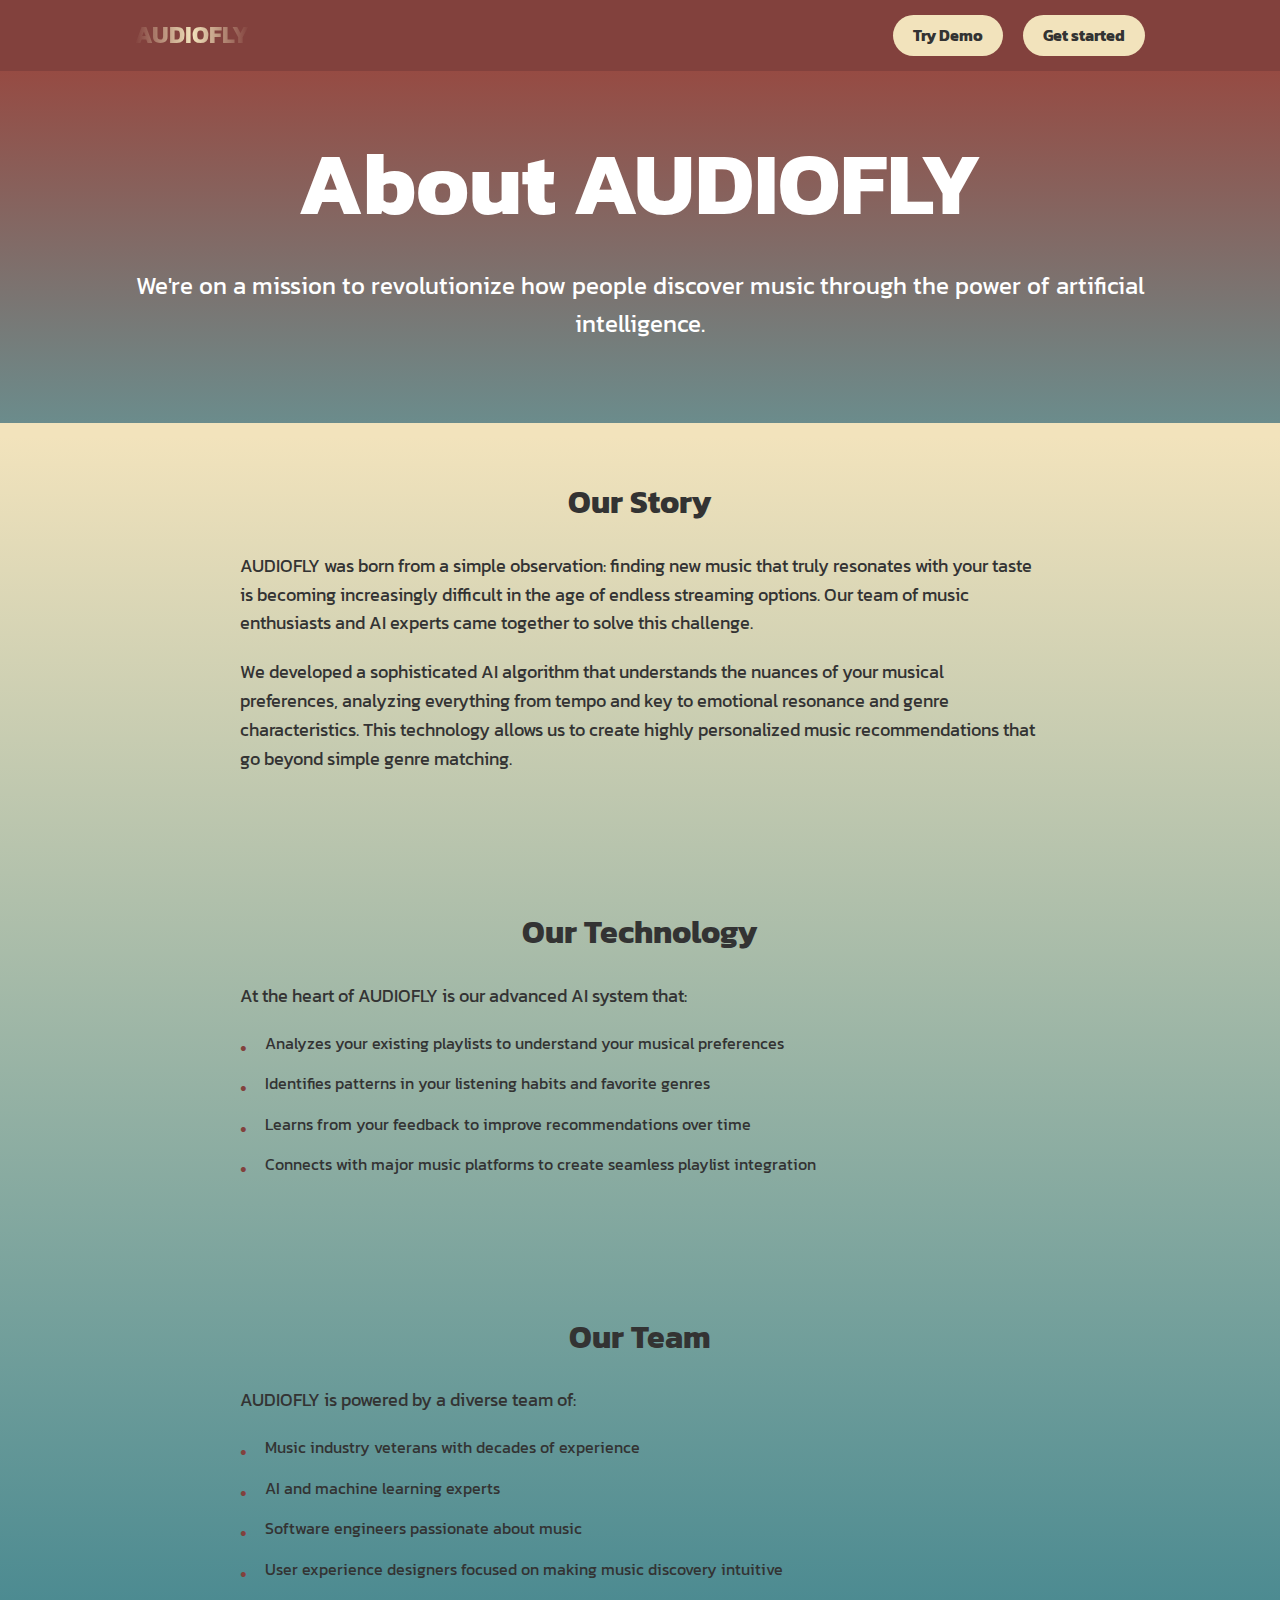
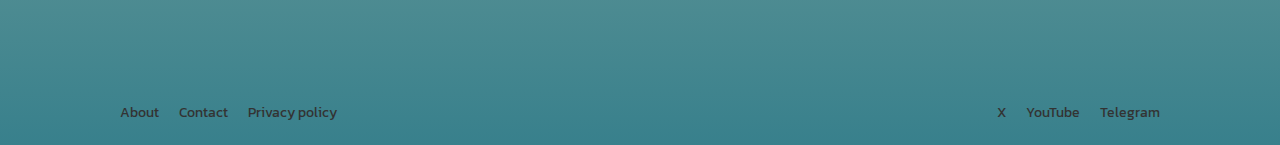
<file: about.html>
<!DOCTYPE html>
<html lang="en">
<head>
    <meta charset="UTF-8">
    <meta name="viewport" content="width=device-width, initial-scale=1.0">
    <meta name="description" content="Learn about AUDIOFLY's mission to revolutionize music discovery through AI. Meet our team of music industry veterans and AI experts who are transforming how people find new music.">
    <meta name="keywords" content="AUDIOFLY about, music discovery AI, music technology, AI music recommendations, music industry technology">
    <meta name="author" content="AUDIOFLY">
    <meta name="robots" content="index, follow">
    <meta property="og:title" content="About AUDIOFLY - AI-Powered Music Discovery">
    <meta property="og:description" content="Discover how AUDIOFLY is revolutionizing music discovery through artificial intelligence. Learn about our technology and team.">
    <meta property="og:type" content="website">
    <title>About AUDIOFLY - AI-Powered Music Discovery | Our Story & Technology</title>
    <link rel="stylesheet" href="css/base.css">
    <link rel="stylesheet" href="css/layout.css">
    <link rel="stylesheet" href="css/components.css">
    <link rel="stylesheet" href="css/pages/about.css">
</head>
<body>
    <header role="banner">
        <div class="container">
            <div class="header-content">
                <a href="index.html" class="logo" aria-label="AUDIOFLY Home">AUDIOFLY</a>
                <button class="mobile-menu-btn" aria-label="Toggle mobile menu">
                    <span class="hamburger"></span>
                </button>
                <nav class="mobile-menu" role="navigation">
                    <button class="demo-btn">Try Demo</button>
                    <a href="#registration" class="get-started-btn">Get started</a>
                </nav>
            </div>
        </div>
    </header>

    <main role="main">
        <section class="about-hero" aria-labelledby="about-heading">
            <div class="container">
                <h1 id="about-heading">About AUDIOFLY</h1>
                <div class="about-content">
                    <div class="about-text">
                        <p class="lead">We're on a mission to revolutionize how people discover music through the power of artificial intelligence.</p>
                    </div>
                </div>
            </div>
        </section>

        <section class="our-story" aria-labelledby="story-heading">
            <div class="container">
                <h2 id="story-heading">Our Story</h2>
                <div class="story-content">
                    <div class="story-text">
                        <p>AUDIOFLY was born from a simple observation: finding new music that truly resonates with your taste is becoming increasingly difficult in the age of endless streaming options. Our team of music enthusiasts and AI experts came together to solve this challenge.</p>
                        <p>We developed a sophisticated AI algorithm that understands the nuances of your musical preferences, analyzing everything from tempo and key to emotional resonance and genre characteristics. This technology allows us to create highly personalized music recommendations that go beyond simple genre matching.</p>
                    </div>
                </div>
            </div>
        </section>

        <section class="technology" aria-labelledby="tech-heading">
            <div class="container">
                <h2 id="tech-heading">Our Technology</h2>
                <div class="tech-content">
                    <div class="tech-text">
                        <p>At the heart of AUDIOFLY is our advanced AI system that:</p>
                        <ul>
                            <li>Analyzes your existing playlists to understand your musical preferences</li>
                            <li>Identifies patterns in your listening habits and favorite genres</li>
                            <li>Learns from your feedback to improve recommendations over time</li>
                            <li>Connects with major music platforms to create seamless playlist integration</li>
                        </ul>
                    </div>
                </div>
            </div>
        </section>

        <section class="team" aria-labelledby="team-heading">
            <div class="container">
                <h2 id="team-heading">Our Team</h2>
                <div class="team-content">
                    <div class="team-text">
                        <p>AUDIOFLY is powered by a diverse team of:</p>
                        <ul>
                            <li>Music industry veterans with decades of experience</li>
                            <li>AI and machine learning experts</li>
                            <li>Software engineers passionate about music</li>
                            <li>User experience designers focused on making music discovery intuitive</li>
                        </ul>
                    </div>
                </div>
            </div>
        </section>
    </main>

    <footer role="contentinfo">
        <div class="container">
            <div class="footer-content">
                <nav class="footer-links" aria-label="Footer navigation">
                    <a href="about.html">About</a>
                    <a href="contact.html">Contact</a>
                    <a href="privacy.html">Privacy policy</a>
                </nav>
                <div class="social-links" aria-label="Social media links">
                    <a href="#" aria-label="Follow us on X">X</a>
                    <a href="#" aria-label="Follow us on YouTube">YouTube</a>
                    <a href="#" aria-label="Follow us on Telegram">Telegram</a>
                </div>
            </div>
        </div>
    </footer>

    <div class="popup-overlay" id="registration" role="dialog" aria-labelledby="registration-heading">
        <div class="popup-content">
            <a href="#" class="close-popup" aria-label="Close registration form">&times;</a>
            <h2 id="registration-heading">Create Your Account</h2>
            <form class="registration-form" aria-label="Registration form">
                <div class="form-group">
                    <label for="reg-name">Full Name</label>
                    <input type="text" id="reg-name" name="name" required>
                </div>
                <div class="form-group">
                    <label for="reg-email">Email</label>
                    <input type="email" id="reg-email" name="email" required>
                </div>
                <div class="form-group">
                    <label for="reg-password">Password</label>
                    <input type="password" id="reg-password" name="password" required>
                </div>
                <div class="form-group">
                    <label for="reg-confirm-password">Confirm Password</label>
                    <input type="password" id="reg-confirm-password" name="confirm-password" required>
                </div>
                <button type="submit" class="submit-btn">Create Account</button>
            </form>
            <p class="login-link">Already have an account? <a href="#" id="loginLink">Log in</a></p>
        </div>
    </div>

    <script>
        document.querySelector('.mobile-menu-btn').addEventListener('click', function() {
            this.classList.toggle('active');
            document.querySelector('.mobile-menu').classList.toggle('active');
        });
    </script>
</body>
</html>
</file>
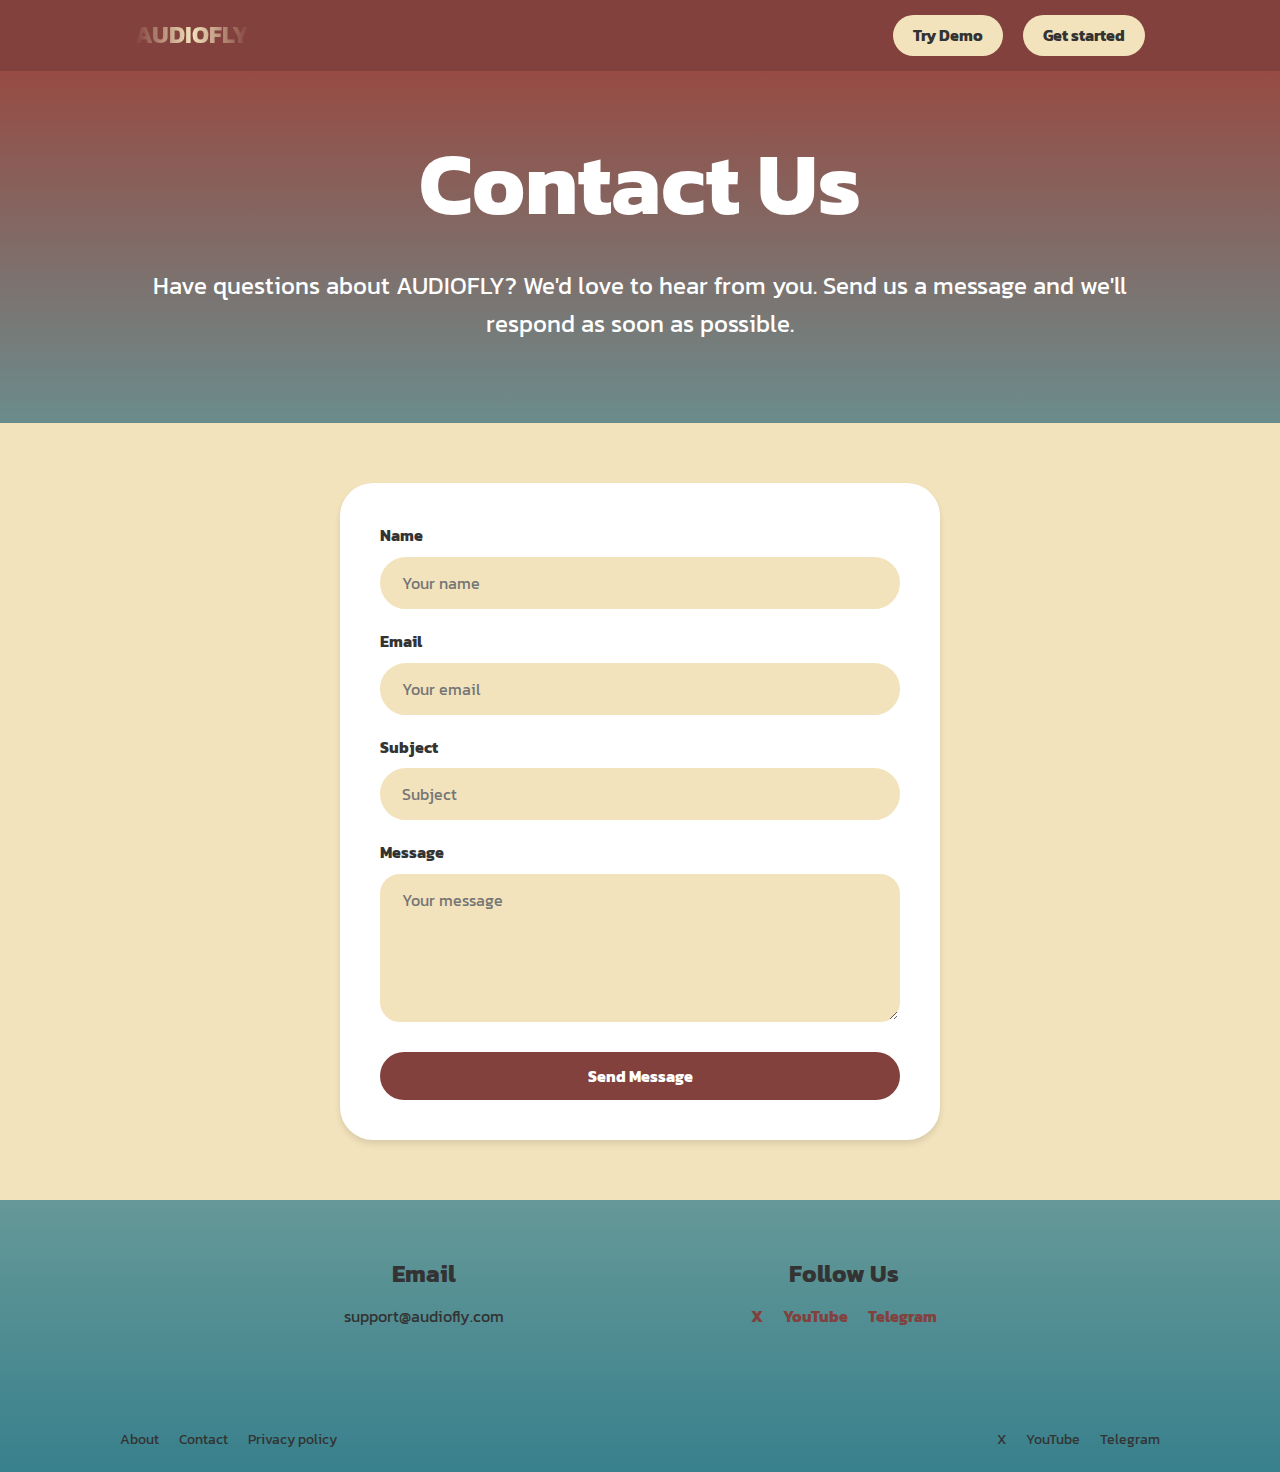
<file: contact.html>
<!DOCTYPE html>
<html lang="en">
<head>
    <meta charset="UTF-8">
    <meta name="viewport" content="width=device-width, initial-scale=1.0">
    <meta name="description" content="Contact AUDIOFLY for support, questions, or feedback about our AI-powered music discovery platform. Get in touch with our team for personalized assistance.">
    <meta name="keywords" content="AUDIOFLY contact, music discovery support, AI music help, contact AUDIOFLY, music platform support">
    <meta name="author" content="AUDIOFLY">
    <meta name="robots" content="index, follow">
    <meta property="og:title" content="Contact AUDIOFLY - Get Support for AI Music Discovery">
    <meta property="og:description" content="Have questions about AUDIOFLY? Contact our support team for assistance with our AI-powered music discovery platform.">
    <meta property="og:type" content="website">
    <title>Contact AUDIOFLY - Get Support for AI Music Discovery Platform</title>
    <link rel="stylesheet" href="css/base.css">
    <link rel="stylesheet" href="css/layout.css">
    <link rel="stylesheet" href="css/components.css">
    <link rel="stylesheet" href="css/pages/contact.css">
</head>
<body>
    <header role="banner">
        <div class="container">
            <div class="header-content">
                <a href="index.html" class="logo" aria-label="AUDIOFLY Home">AUDIOFLY</a>
                <button class="mobile-menu-btn" aria-label="Toggle mobile menu">
                    <span class="hamburger"></span>
                </button>
                <nav class="mobile-menu" role="navigation">
                    <button class="demo-btn">Try Demo</button>
                    <a href="#registration" class="get-started-btn">Get started</a>
                </nav>
            </div>
        </div>
    </header>

    <main role="main">
        <section class="contact-hero" aria-labelledby="contact-heading">
            <div class="container">
                <h1 id="contact-heading">Contact Us</h1>
                <div class="contact-content">
                    <div class="contact-text">
                        <p class="lead">Have questions about AUDIOFLY? We'd love to hear from you. Send us a message and we'll respond as soon as possible.</p>
                    </div>
                </div>
            </div>
        </section>

        <section class="contact-form-section" aria-labelledby="form-heading">
            <div class="container">
                <div class="contact-form-container">
                    <form class="contact-form" aria-label="Contact form">
                        <div class="form-group">
                            <label for="name">Name</label>
                            <input type="text" id="name" name="name" placeholder="Your name" required aria-required="true">
                        </div>
                        <div class="form-group">
                            <label for="email">Email</label>
                            <input type="email" id="email" name="email" placeholder="Your email" required aria-required="true">
                        </div>
                        <div class="form-group">
                            <label for="subject">Subject</label>
                            <input type="text" id="subject" name="subject" placeholder="Subject" required aria-required="true">
                        </div>
                        <div class="form-group">
                            <label for="message">Message</label>
                            <textarea id="message" name="message" placeholder="Your message" rows="5" required aria-required="true"></textarea>
                        </div>
                        <button type="submit" class="submit-btn">Send Message</button>
                    </form>
                </div>
            </div>
        </section>

        <section class="contact-info" aria-labelledby="info-heading">
            <div class="container">
                <div class="info-container">
                    <div class="info-item">
                        <h3 id="info-heading">Email</h3>
                        <p><a href="mailto:support@audiofly.com">support@audiofly.com</a></p>
                    </div>
                    <div class="info-item">
                        <h3>Follow Us</h3>
                        <div class="social-icons" aria-label="Social media links">
                            <a href="#" class="social-icon" aria-label="Follow us on X">X</a>
                            <a href="#" class="social-icon" aria-label="Follow us on YouTube">YouTube</a>
                            <a href="#" class="social-icon" aria-label="Follow us on Telegram">Telegram</a>
                        </div>
                    </div>
                </div>
            </div>
        </section>
    </main>

    <footer role="contentinfo">
        <div class="container">
            <div class="footer-content">
                <nav class="footer-links" aria-label="Footer navigation">
                    <a href="about.html">About</a>
                    <a href="contact.html">Contact</a>
                    <a href="privacy.html">Privacy policy</a>
                </nav>
                <div class="social-links" aria-label="Social media links">
                    <a href="#" aria-label="Follow us on X">X</a>
                    <a href="#" aria-label="Follow us on YouTube">YouTube</a>
                    <a href="#" aria-label="Follow us on Telegram">Telegram</a>
                </div>
            </div>
        </div>
    </footer>

    <div class="popup-overlay" id="registration" role="dialog" aria-labelledby="registration-heading">
        <div class="popup-content">
            <a href="#" class="close-popup" aria-label="Close registration form">&times;</a>
            <h2 id="registration-heading">Create Your Account</h2>
            <form class="registration-form" aria-label="Registration form">
                <div class="form-group">
                    <label for="reg-name">Full Name</label>
                    <input type="text" id="reg-name" name="name" required aria-required="true">
                </div>
                <div class="form-group">
                    <label for="reg-email">Email</label>
                    <input type="email" id="reg-email" name="email" required aria-required="true">
                </div>
                <div class="form-group">
                    <label for="reg-password">Password</label>
                    <input type="password" id="reg-password" name="password" required aria-required="true">
                </div>
                <div class="form-group">
                    <label for="reg-confirm-password">Confirm Password</label>
                    <input type="password" id="reg-confirm-password" name="confirm-password" required aria-required="true">
                </div>
                <button type="submit" class="submit-btn">Create Account</button>
            </form>
            <p class="login-link">Already have an account? <a href="#" id="loginLink">Log in</a></p>
        </div>
    </div>

    <script>
        document.querySelector('.mobile-menu-btn').addEventListener('click', function() {
            this.classList.toggle('active');
            document.querySelector('.mobile-menu').classList.toggle('active');
        });
    </script>
</body>
</html>
</file>
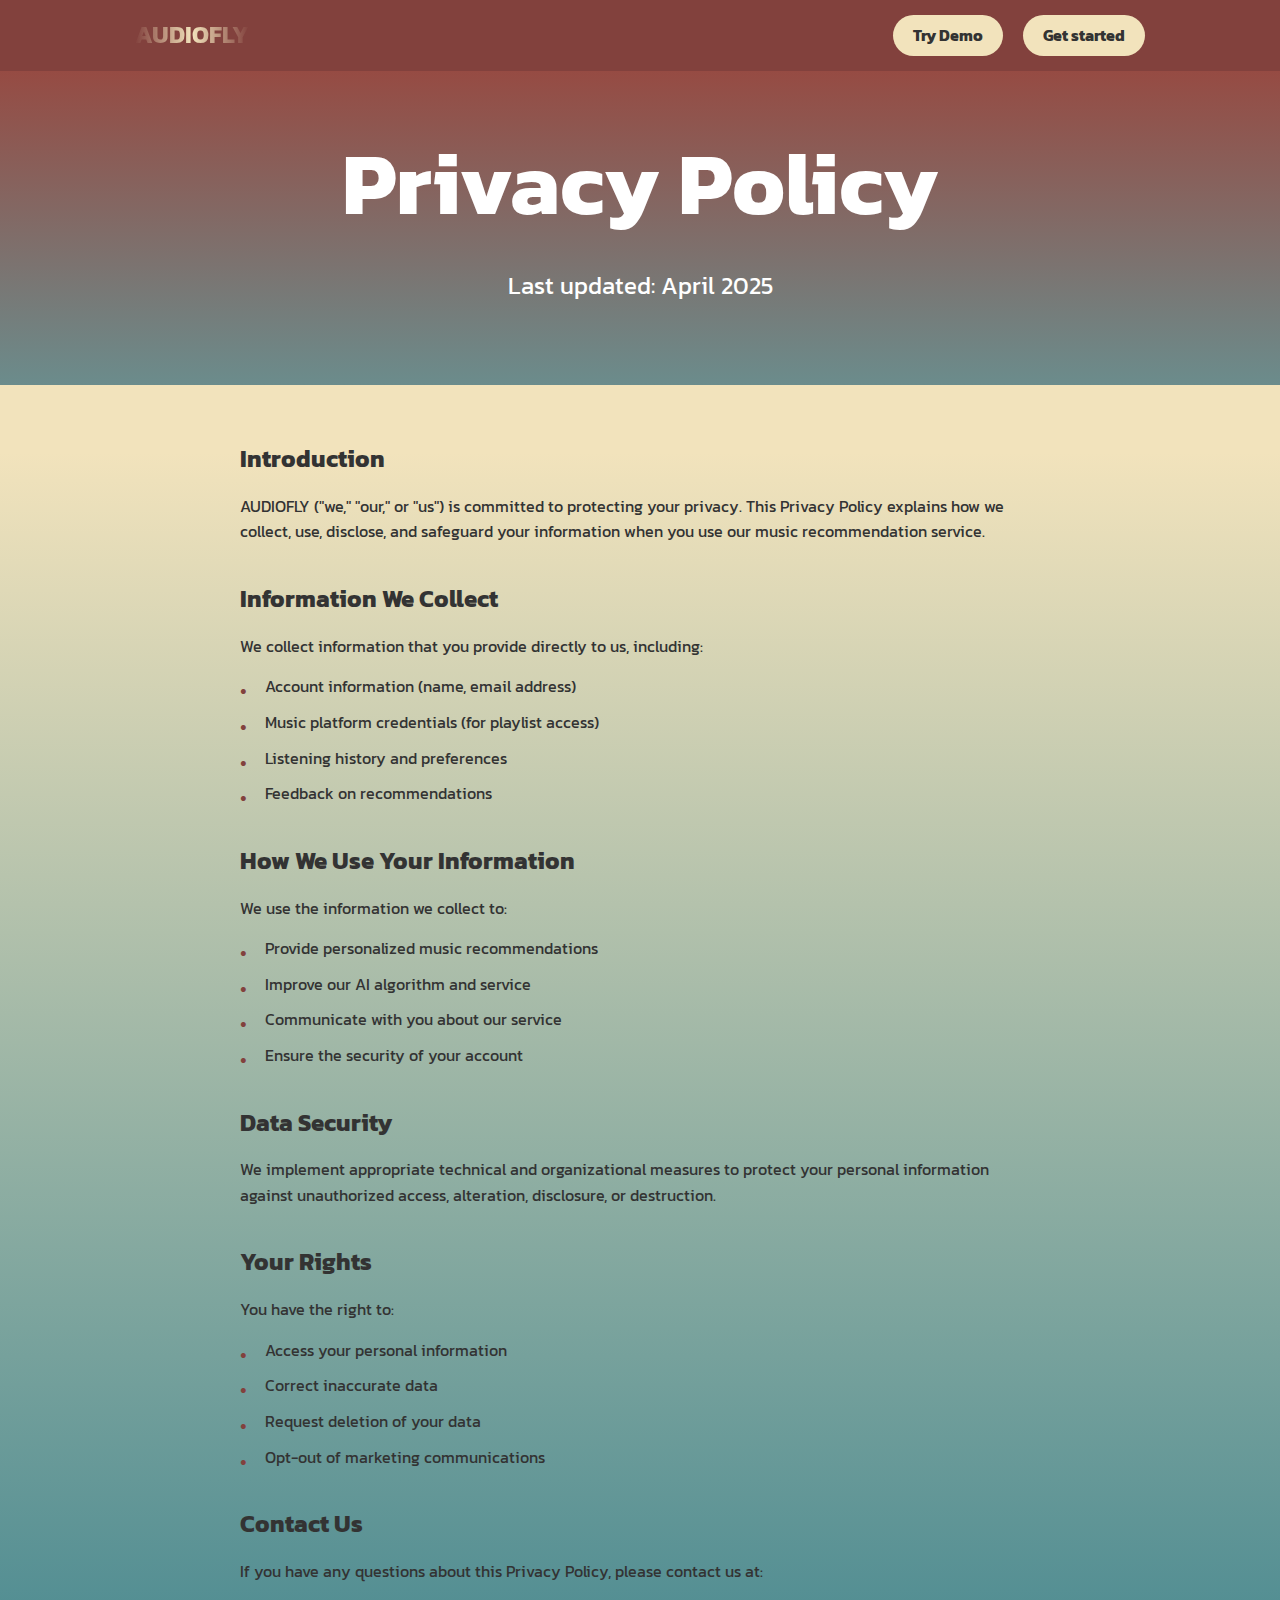
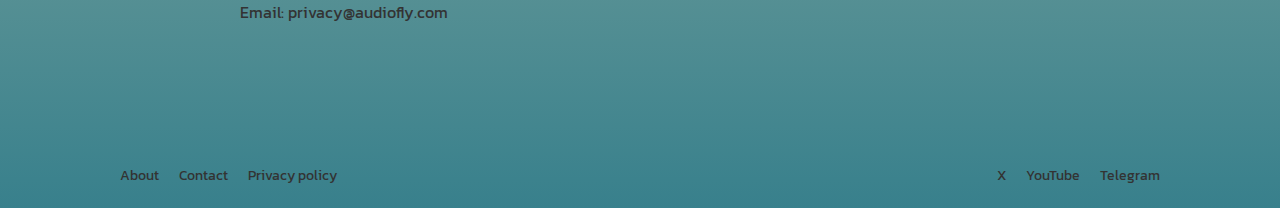
<file: privacy.html>
<!DOCTYPE html>
<html lang="en">
<head>
    <meta charset="UTF-8">
    <meta name="viewport" content="width=device-width, initial-scale=1.0">
    <meta name="description" content="AUDIOFLY's Privacy Policy - Learn how we protect your data and privacy while using our AI-powered music discovery platform. Understand your rights and our data practices.">
    <meta name="keywords" content="AUDIOFLY privacy policy, music platform privacy, data protection, music discovery privacy, AI music privacy">
    <meta name="author" content="AUDIOFLY">
    <meta name="robots" content="index, follow">
    <meta property="og:title" content="AUDIOFLY Privacy Policy - Data Protection & Privacy">
    <meta property="og:description" content="Learn how AUDIOFLY protects your privacy and handles your data while providing AI-powered music recommendations.">
    <meta property="og:type" content="website">
    <title>AUDIOFLY Privacy Policy - Data Protection & Privacy Commitments</title>
    <link rel="stylesheet" href="css/base.css">
    <link rel="stylesheet" href="css/layout.css">
    <link rel="stylesheet" href="css/components.css">
    <link rel="stylesheet" href="css/pages/privacy.css">
</head>
<body>
    <header role="banner">
        <div class="container">
            <div class="header-content">
                <a href="index.html" class="logo" aria-label="AUDIOFLY Home">AUDIOFLY</a>
                <button class="mobile-menu-btn" aria-label="Toggle mobile menu">
                    <span class="hamburger"></span>
                </button>
                <nav class="mobile-menu" role="navigation">
                    <button class="demo-btn">Try Demo</button>
                    <a href="#registration" class="get-started-btn">Get started</a>
                </nav>
            </div>
        </div>
    </header>

    <main role="main">
        <section class="privacy-hero" aria-labelledby="privacy-heading">
            <div class="container">
                <h1 id="privacy-heading">Privacy Policy</h1>
                <div class="privacy-content">
                    <div class="privacy-text">
                        <p class="lead">Last updated: April 2025</p>
                    </div>
                </div>
            </div>
        </section>

        <section class="privacy-policy" aria-labelledby="policy-heading">
            <div class="container">
                <div class="policy-content">
                    <article class="policy-section">
                        <h2 id="policy-heading">Introduction</h2>
                        <p>AUDIOFLY ("we," "our," or "us") is committed to protecting your privacy. This Privacy Policy explains how we collect, use, disclose, and safeguard your information when you use our music recommendation service.</p>
                    </article>

                    <article class="policy-section">
                        <h2>Information We Collect</h2>
                        <p>We collect information that you provide directly to us, including:</p>
                        <ul>
                            <li>Account information (name, email address)</li>
                            <li>Music platform credentials (for playlist access)</li>
                            <li>Listening history and preferences</li>
                            <li>Feedback on recommendations</li>
                        </ul>
                    </article>

                    <article class="policy-section">
                        <h2>How We Use Your Information</h2>
                        <p>We use the information we collect to:</p>
                        <ul>
                            <li>Provide personalized music recommendations</li>
                            <li>Improve our AI algorithm and service</li>
                            <li>Communicate with you about our service</li>
                            <li>Ensure the security of your account</li>
                        </ul>
                    </article>

                    <article class="policy-section">
                        <h2>Data Security</h2>
                        <p>We implement appropriate technical and organizational measures to protect your personal information against unauthorized access, alteration, disclosure, or destruction.</p>
                    </article>

                    <article class="policy-section">
                        <h2>Your Rights</h2>
                        <p>You have the right to:</p>
                        <ul>
                            <li>Access your personal information</li>
                            <li>Correct inaccurate data</li>
                            <li>Request deletion of your data</li>
                            <li>Opt-out of marketing communications</li>
                        </ul>
                    </article>

                    <article class="policy-section">
                        <h2>Contact Us</h2>
                        <p>If you have any questions about this Privacy Policy, please contact us at:</p>
                        <p>Email: <a href="mailto:privacy@audiofly.com">privacy@audiofly.com</a></p>
                    </article>
                </div>
            </div>
        </section>
    </main>

    <footer role="contentinfo">
        <div class="container">
            <div class="footer-content">
                <nav class="footer-links" aria-label="Footer navigation">
                    <a href="about.html">About</a>
                    <a href="contact.html">Contact</a>
                    <a href="privacy.html">Privacy policy</a>
                </nav>
                <div class="social-links" aria-label="Social media links">
                    <a href="#" aria-label="Follow us on X">X</a>
                    <a href="#" aria-label="Follow us on YouTube">YouTube</a>
                    <a href="#" aria-label="Follow us on Telegram">Telegram</a>
                </div>
            </div>
        </div>
    </footer>

    <div class="popup-overlay" id="registration" role="dialog" aria-labelledby="registration-heading">
        <div class="popup-content">
            <a href="#" class="close-popup" aria-label="Close registration form">&times;</a>
            <h2 id="registration-heading">Create Your Account</h2>
            <form class="registration-form" aria-label="Registration form">
                <div class="form-group">
                    <label for="reg-name">Full Name</label>
                    <input type="text" id="reg-name" name="name" required aria-required="true">
                </div>
                <div class="form-group">
                    <label for="reg-email">Email</label>
                    <input type="email" id="reg-email" name="email" required aria-required="true">
                </div>
                <div class="form-group">
                    <label for="reg-password">Password</label>
                    <input type="password" id="reg-password" name="password" required aria-required="true">
                </div>
                <div class="form-group">
                    <label for="reg-confirm-password">Confirm Password</label>
                    <input type="password" id="reg-confirm-password" name="confirm-password" required aria-required="true">
                </div>
                <button type="submit" class="submit-btn">Create Account</button>
            </form>
            <p class="login-link">Already have an account? <a href="#" id="loginLink">Log in</a></p>
        </div>
    </div>

    <script>
        document.querySelector('.mobile-menu-btn').addEventListener('click', function() {
            this.classList.toggle('active');
            document.querySelector('.mobile-menu').classList.toggle('active');
        });
    </script>
</body>
</html>
</file>
<file: css/base.css>
@import url('https://fonts.googleapis.com/css2?family=Kanit:wght@300;400;500;600;700&display=swap');

* {
    box-sizing: border-box;
    margin: 0;
    padding: 0;
    font-family: 'Kanit', sans-serif;
}

:root {
    --primary-color: #82413D;
    --primary-hover: #6a3532;
    --secondary-color: #F2E3BC;
    --secondary-hover: #e6d4a9;
    --text-color: #333;
    --white: #fff;

    --hero-gradient: linear-gradient(to bottom, #964B43, #6B8C8C);

    --container-padding: 20px;
    --section-padding: 60px 0;
    
    --border-radius: 33px;
    --border-radius-sm: 20px;
    
    --transition: all 0.3s ease;
}

body {
    background: linear-gradient(to bottom, 
        var(--secondary-color) 25%, 
        #38808C 100%);
    color: var(--text-color);
    line-height: 1.6;
}

.container {
    padding: 0 var(--container-padding);
    max-width: 1440px;
    margin: 0 auto;
}

h1, h2, h3, h4, h5, h6 {
    font-weight: bold;
    line-height: 1.2;
}

a {
    text-decoration: none;
    color: inherit;
    transition: var(--transition);
}

.btn {
    padding: 12px 30px;
    border: none;
    border-radius: var(--border-radius);
    font-weight: bold;
    cursor: pointer;
    transition: var(--transition);
}

.btn-primary {
    background-color: var(--primary-color);
    color: var(--white);
}

.btn-primary:hover {
    background-color: var(--primary-hover);
    transform: translateY(-2px);
    box-shadow: 0 4px 8px rgba(0, 0, 0, 0.1);
}

.btn-secondary {
    background-color: var(--secondary-color);
    color: var(--text-color);
}

.btn-secondary:hover {
    background-color: var(--secondary-hover);
    transform: translateY(-2px);
    box-shadow: 0 4px 8px rgba(0, 0, 0, 0.1);
}
</file>
<file: css/layout.css>
header {
    padding: 15px;
    background-color: var(--primary-color);
    position: sticky;
    top: 0;
    z-index: 100;
}

.header-content {
    display: flex;
    flex-direction: row;
    align-items: center;
    justify-content: space-between;
}

.logo {
    color: var(--white);
    font-weight: bold;
    font-size: 24px;
    text-decoration: none;
    transition: var(--transition);
}

.logo:hover {
    opacity: 0.8;
}


.mobile-menu-btn {
    display: block;
    background: none;
    border: none;
    cursor: pointer;
    padding: 10px;
}

.hamburger {
    display: block;
    width: 24px;
    height: 2px;
    background: var(--white);
    position: relative;
    transition: var(--transition);
    margin: 0 auto;
}

.hamburger::before,
.hamburger::after {
    content: '';
    position: absolute;
    width: 24px;
    height: 2px;
    background: var(--white);
    transition: var(--transition);
    left: 0;
}

.hamburger::before {
    top: -8px;
}

.hamburger::after {
    bottom: -8px;
}

.mobile-menu-btn.active .hamburger {
    background: transparent;
}

.mobile-menu-btn.active .hamburger::before {
    transform: rotate(45deg);
    top: 0;
}

.mobile-menu-btn.active .hamburger::after {
    transform: rotate(-45deg);
    bottom: 0;
}

.mobile-menu {
    visibility: hidden;
    position: absolute;
    top: 100%;
    left: 0;
    right: 0;
    background-color: var(--primary-color);
    padding: 20px;
    box-shadow: 0 4px 6px rgba(0, 0, 0, 0.1);
    opacity: 0;
    transform-origin: top;
    transform: scaleY(0);
    transition: transform 0.3s ease, opacity 0.2s ease, visibility 0.3s ease;
}

.mobile-menu.active {
    visibility: visible;
    display: flex;
    flex-direction: column;
    gap: 10px;
    opacity: 1;
    transform: scaleY(1);
}


footer {
    padding: 40px 0 20px;
}

.footer-content {
    display: flex;
    flex-direction: column;
    align-items: center;
    gap: 20px;
}

.footer-links {
    display: flex;
    flex-direction: column;
    align-items: center;
    gap: 15px;
}

.footer-links a {
    color: var(--text-color);
    text-decoration: none;
    font-size: 14px;
}

.social-links {
    display: flex;
    gap: 20px;
}

.social-links a {
    color: var(--text-color);
    text-decoration: none;
    font-size: 14px;
}


@media (min-width: 481px) {
    .container {
        padding: 0 40px;
    }
    
    .footer-content {
        flex-direction: row;
        justify-content: space-between;
    }
    
    .footer-links {
        flex-direction: row;
        gap: 20px;
    }
}

@media (min-width: 769px) {
    .mobile-menu-btn {
        display: none;
    }
    
    .mobile-menu {
        visibility: visible;
        display: flex;
        flex-direction: row;
        position: static;
        background: none;
        padding: 0;
        box-shadow: none;
        gap: 20px;
        opacity: 1;
        transform: none;
    }
    
    .header-content {
        flex-direction: row;
        justify-content: space-between;
        align-items: center;
    }
    
    .logo {
        margin-bottom: 0;
    }
}

@media (min-width: 993px) {
    .container {
        padding: 0 120px;
    }
}
</file>
<file: css/components.css>
/* Button Styles */
.demo-btn, .get-started-btn, .start-btn, .connect-button {
    background-color: var(--secondary-color);
    color: var(--text-color);
    padding: 8px 20px;
    border: none;
    border-radius: var(--border-radius);
    cursor: pointer;
    font-weight: bold;
    width: 100%;
    font-size: 16px;
    line-height: 25px;
    transition: var(--transition);
    text-align: center;
}

.connect-button {
    width: auto;
    min-width: 120px;
}

.demo-btn:hover, .get-started-btn:hover, .start-btn:hover, .connect-button:hover {
    background-color: var(--secondary-hover);
    transform: translateY(-2px);
    box-shadow: 0 4px 8px rgba(0, 0, 0, 0.1);
}

.submit-btn {
    background-color: var(--primary-color);
    color: var(--white);
    padding: 12px 24px;
    border: none;
    border-radius: var(--border-radius);
    cursor: pointer;
    font-weight: bold;
    width: 100%;
    transition: var(--transition);
    margin-top: 10px;
}

.submit-btn:hover {
    background-color: var(--primary-hover);
    transform: translateY(-2px);
    box-shadow: 0 4px 8px rgba(0, 0, 0, 0.2);
}

/* Popup Styles */
.popup-overlay {
    position: fixed;
    top: 0;
    left: 0;
    width: 100%;
    height: 100%;
    background-color: rgba(0, 0, 0, 0.5);
    display: flex;
    justify-content: center;
    align-items: center;
    z-index: 1000;
    opacity: 0;
    visibility: hidden;
    transition: opacity 0.3s ease, visibility 0.3s ease;
}

.popup-overlay:target {
    opacity: 1;
    visibility: visible;
}

.popup-overlay:target ~ body {
    overflow: hidden;
}

.popup-content {
    background-color: var(--white);
    padding: 40px;
    border-radius: var(--border-radius);
    width: 90%;
    max-width: 500px;
    position: relative;
    transform: translateY(20px);
    transition: transform 0.3s ease;
}

.popup-overlay:target .popup-content {
    transform: translateY(0);
}

.close-popup {
    position: absolute;
    top: 20px;
    right: 20px;
    background: none;
    border: none;
    font-size: 24px;
    cursor: pointer;
    color: var(--text-color);
    transition: var(--transition);
    text-decoration: none;
}

.close-popup:hover {
    color: var(--primary-color);
}

.registration-form {
    display: flex;
    flex-direction: column;
    gap: 20px;
    margin-top: 20px;
}

.registration-form .form-group {
    display: flex;
    flex-direction: column;
    gap: 8px;
}

.registration-form label {
    font-weight: bold;
    color: var(--text-color);
}

.registration-form input {
    padding: 12px;
    border: 2px solid var(--secondary-color);
    border-radius: var(--border-radius-sm);
    font-size: 16px;
    transition: var(--transition);
}

.registration-form input:focus {
    outline: none;
    border-color: var(--primary-color);
}

.login-link {
    text-align: center;
    margin-top: 20px;
    font-size: 14px;
}

.login-link a {
    color: var(--primary-color);
    text-decoration: none;
    font-weight: bold;
}

.login-link a:hover {
    text-decoration: underline;
}

/* Form Styles */
.form-group {
    display: flex;
    flex-direction: column;
    gap: 8px;
}

.form-group label {
    font-weight: bold;
    color: var(--text-color);
    font-size: 16px;
}

.form-group input, .form-group textarea, .email-input, .connect-input {
    padding: 12px 20px;
    border: 2px solid var(--secondary-color);
    border-radius: var(--border-radius);
    font-size: 16px;
    transition: var(--transition);
    background-color: var(--secondary-color);
}

.form-group input:focus, .form-group textarea:focus, .email-input:focus, .connect-input:focus {
    outline: none;
    border-color: var(--primary-color);
    background-color: var(--white);
}

.form-group textarea {
    resize: vertical;
    min-height: 120px;
    border-radius: var(--border-radius-sm);
}


.hero, .about-hero, .contact-hero, .privacy-hero {
    background: var(--hero-gradient);
    color: var(--white);
    padding: var(--section-padding);
}

.hero h1, .about-hero h1, .contact-hero h1, .privacy-hero h1 {
    font-size: 40px;
    font-weight: bold;
    margin-bottom: 30px;
    text-align: left;
}

.hero-content, .about-content, .contact-content, .privacy-content {
    margin: 0 auto;
}

.hero-text .lead, .about-text .lead, .contact-text .lead, .privacy-text .lead {
    font-size: 20px;
    line-height: 1.6;
    text-align: center;
    margin-bottom: 20px;
}


.feature-container {
    display: flex;
    flex-direction: column;
}

.feature-text {
    padding-right: 0;
    margin-bottom: 20px;
    text-align: center;
}

.feature-image {
    width: 100%;
    background-color: rgba(200, 200, 200, 0.3);
    height: 200px;
    border-radius: 8px;
}

.feature-video {
    width: 100%;
    max-width: 100%;
    height: auto;
    border-radius: 8px;
    overflow: hidden;
}

.feature-video video {
    width: 100%;
    height: auto;
    display: block;
    object-fit: cover;
}


.testimonials {
    display: flex;
    flex-direction: column;
    gap: 20px;
}

.testimonial {
    background-color: rgba(255, 255, 255, 0.2);
    padding: 20px;
    border-radius: 10px;
    margin-bottom: 20px;
    display: flex;
    flex-direction: column;
    align-items: center;
}

.user-image {
    width: 80px;
    height: 80px;
    border-radius: 50%;
    margin-bottom: 15px;
    overflow: hidden;
    background-color: #ccc;
    display: flex;
    align-items: center;
    justify-content: center;
}

.user-image img {
    width: 100%;
    height: 100%;
    object-fit: cover;
}

.user-name {
    font-weight: bold;
    margin-bottom: 10px;
}


@media (min-width: 769px) {
    .hero h1, .about-hero h1, .contact-hero h1, .privacy-hero h1 {
        font-size: 60px;
    }
    
    .hero-text .lead, .about-text .lead, .contact-text .lead, .privacy-text .lead {
        font-size: 24px;
    }
    
    .feature-container {
        flex-direction: row;
        justify-content: space-between;
        align-items: center;
    }
    
    .feature-text {
        flex: 1;
        padding-right: 20px;
        text-align: left;
    }
    
    .testimonials {
        flex-direction: row;
        justify-content: space-between;
    }
    
    .testimonial {
        flex: 1;
        margin-bottom: 0;
    }
    
    .demo-btn, .get-started-btn {
        width: auto;
    }
}

@media (min-width: 993px) {
    .hero h1, .about-hero h1, .contact-hero h1, .privacy-hero h1 {
        font-size: 88px;
        text-align: center;
    }
    .hero h1{
        text-align: left;
    }
}


.platform-options {
    display: flex;
    flex-direction: column;
    gap: 15px;
    margin: 20px 0;
}

.platform-btn {
    display: flex;
    align-items: center;
    gap: 15px;
    padding: 15px 20px;
    border: 2px solid var(--secondary-color);
    border-radius: var(--border-radius);
    background-color: var(--white);
    cursor: pointer;
    transition: var(--transition);
    width: 100%;
    font-size: 16px;
    font-weight: 500;
}

.platform-btn img {
    width: 24px;
    height: 24px;
    object-fit: contain;
}

.platform-btn:hover {
    background-color: var(--secondary-color);
    transform: translateY(-2px);
    box-shadow: 0 4px 8px rgba(0, 0, 0, 0.1);
}

.platform-btn.spotify:hover {
    border-color: #1DB954;
    color: #1DB954;
}

.platform-btn.apple:hover {
    border-color: #FA243C;
    color: #FA243C;
}

.platform-btn.youtube:hover {
    border-color: #FF0000;
    color: #FF0000;
}

.connect-info {
    text-align: center;
    color: var(--text-color);
    font-size: 14px;
    margin-top: 20px;
}


@keyframes gradientScroll {
    0% {
        background-position: 0% 50%;
    }
    100% {
        background-position: 200% 50%;
    }
}

.logo {
    background: linear-gradient(
        90deg,
        var(--primary-color) 0%,
        var(--secondary-color) 25%,
        var(--primary-color) 50%,
        var(--secondary-color) 75%,
        var(--primary-color) 100%
    );
    background-size: 200% auto;
    background-clip: text;
    -webkit-background-clip: text;
    color: transparent;
    animation: gradientScroll 5s linear infinite;
}
</file>
<file: css/pages/about.css>
.our-story, .technology, .team {
    padding: 60px 0;
}

.our-story h2, .technology h2, .team h2 {
    font-size: 32px;
    margin-bottom: 30px;
    text-align: center;
    color: var(--text-color);
}

.story-content, .tech-content, .team-content {
    max-width: 800px;
    margin: 0 auto;
}

.story-text p, .tech-text p, .team-text p {
    margin-bottom: 20px;
    line-height: 1.6;
    color: var(--text-color);
}

.tech-text ul, .team-text ul {
    list-style-type: none;
    padding: 0;
    margin: 20px 0;
}

.tech-text li, .team-text li {
    position: relative;
    padding-left: 25px;
    margin-bottom: 15px;
    line-height: 1.6;
    color: var(--text-color);
}

.tech-text li:before, .team-text li:before {
    content: "•";
    position: absolute;
    left: 0;
    color: var(--primary-color);
    font-size: 20px;
}

@media (min-width: 769px) {
    .story-text p, .tech-text p, .team-text p {
        font-size: 18px;
    }
}
</file>
<file: css/pages/contact.css>
.contact-form-section {
    padding: 60px 0;
    background-color: var(--secondary-color);
}

.contact-form-container {
    max-width: 600px;
    margin: 0 auto;
    background-color: var(--white);
    padding: 40px;
    border-radius: var(--border-radius);
    box-shadow: 0 4px 6px rgba(0, 0, 0, 0.1);
}

.contact-form {
    display: flex;
    flex-direction: column;
    gap: 20px;
}

.submit-btn {
    background-color: var(--primary-color);
    color: var(--white);
    padding: 12px 30px;
    border: none;
    border-radius: var(--border-radius);
    font-weight: bold;
    cursor: pointer;
    transition: var(--transition);
    align-self: flex-start;
    font-size: 16px;
}

.submit-btn:hover {
    background-color: var(--primary-hover);
    transform: translateY(-2px);
    box-shadow: 0 4px 8px rgba(0, 0, 0, 0.1);
}

.contact-info {
    padding: 60px 0;
}

.info-container {
    max-width: 800px;
    margin: 0 auto;
    display: flex;
    flex-direction: column;
    gap: 40px;
}

.info-item {
    text-align: center;
}

.info-item h3 {
    font-size: 24px;
    margin-bottom: 15px;
    color: var(--text-color);
}

.social-icons {
    display: flex;
    justify-content: center;
    gap: 20px;
}

.social-icon {
    color: var(--primary-color);
    text-decoration: none;
    font-weight: bold;
    transition: opacity 0.3s ease;
}

.social-icon:hover {
    opacity: 0.8;
}

@media (min-width: 769px) {
    .info-container {
        flex-direction: row;
        justify-content: space-around;
    }
}
</file>
<file: css/pages/privacy.css>
.privacy-policy {
    padding: 60px 0;
}

.policy-content {
    max-width: 800px;
    margin: 0 auto;
}

.policy-section {
    margin-bottom: 40px;
}

.policy-section h2 {
    font-size: 24px;
    margin-bottom: 20px;
    color: var(--text-color);
}

.policy-section p {
    margin-bottom: 15px;
    line-height: 1.6;
    color: var(--text-color);
}

.policy-section ul {
    list-style-type: none;
    padding: 0;
    margin: 15px 0;
}

.policy-section li {
    position: relative;
    padding-left: 25px;
    margin-bottom: 10px;
    line-height: 1.6;
    color: var(--text-color);
}

.policy-section li:before {
    content: "•";
    position: absolute;
    left: 0;
    color: var(--primary-color);
    font-size: 20px;
}
</file>
